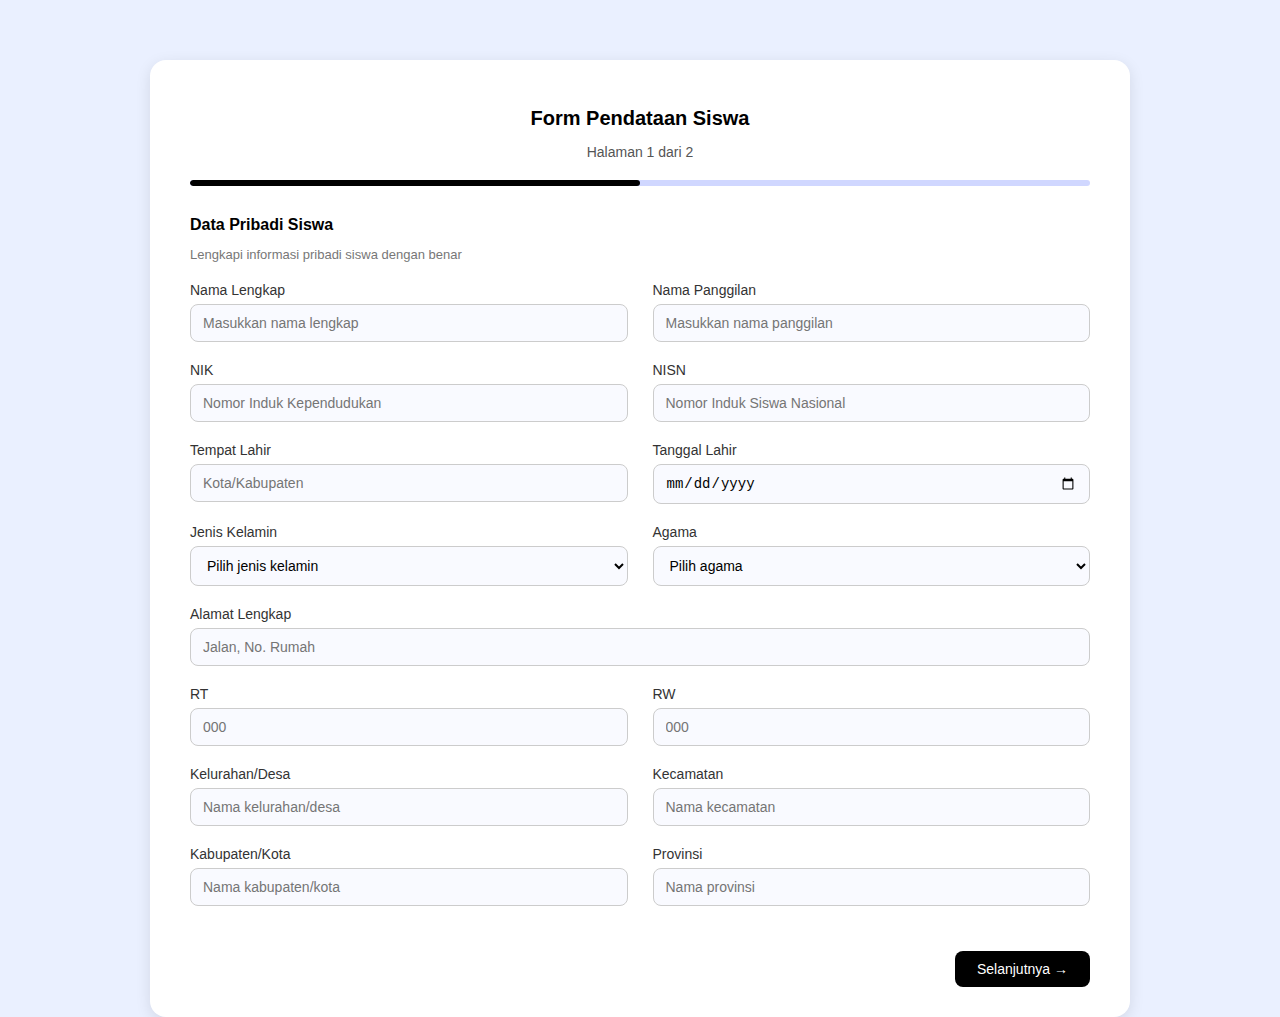
<file: form/index.html>
<!DOCTYPE html>
<html lang="id">
<head>
  <meta charset="UTF-8">
  <meta name="viewport" content="width=device-width, initial-scale=1.0">
  <title>Form Pendataan Siswa</title>
  <link rel="stylesheet" href="style.css">
</head>
<body>
  <div class="container">
    <h2>Form Pendataan Siswa</h2>
    <p class="page-info">Halaman 1 dari 2</p>

    <div class="progress-bar">
      <div class="progress"></div>
    </div>

    <p class="section-title">Data Pribadi Siswa</p>
    <p class="section-desc">Lengkapi informasi pribadi siswa dengan benar</p>

    <form>
      <div>
        <label>Nama Lengkap</label>
        <input type="text" placeholder="Masukkan nama lengkap">
      </div>
      <div>
        <label>Nama Panggilan</label>
        <input type="text" placeholder="Masukkan nama panggilan">
      </div>

      <div>
        <label>NIK</label>
        <input type="text" placeholder="Nomor Induk Kependudukan">
      </div>
      <div>
        <label>NISN</label>
        <input type="text" placeholder="Nomor Induk Siswa Nasional">
      </div>

      <div>
        <label>Tempat Lahir</label>
        <input type="text" placeholder="Kota/Kabupaten">
      </div>
      <div>
        <label>Tanggal Lahir</label>
        <input type="date">
      </div>

      <div>
        <label>Jenis Kelamin</label>
        <select>
          <option>Pilih jenis kelamin</option>
          <option>Laki-laki</option>
          <option>Perempuan</option>
        </select>
      </div>
      <div>
        <label>Agama</label>
        <select>
          <option>Pilih agama</option>
          <option>Islam</option>
          <option>Kristen</option>
          <option>Katolik</option>
          <option>Hindu</option>
          <option>Buddha</option>
          <option>Konghucu</option>
        </select>
      </div>

      <div class="full-width">
        <label>Alamat Lengkap</label>
        <input type="text" placeholder="Jalan, No. Rumah">
      </div>

      <div>
        <label>RT</label>
        <input type="text" placeholder="000">
      </div>
      <div>
        <label>RW</label>
        <input type="text" placeholder="000">
      </div>

      <div>
        <label>Kelurahan/Desa</label>
        <input type="text" placeholder="Nama kelurahan/desa">
      </div>
      <div>
        <label>Kecamatan</label>
        <input type="text" placeholder="Nama kecamatan">
      </div>

      <div>
        <label>Kabupaten/Kota</label>
        <input type="text" placeholder="Nama kabupaten/kota">
      </div>
      <div>
        <label>Provinsi</label>
        <input type="text" placeholder="Nama provinsi">
      </div>

      <div class="button-container full-width">
  <a href="part2.html">
    <button type="button">Selanjutnya →</button>
  </a>
</div>
    </form>
  </div>
</file>
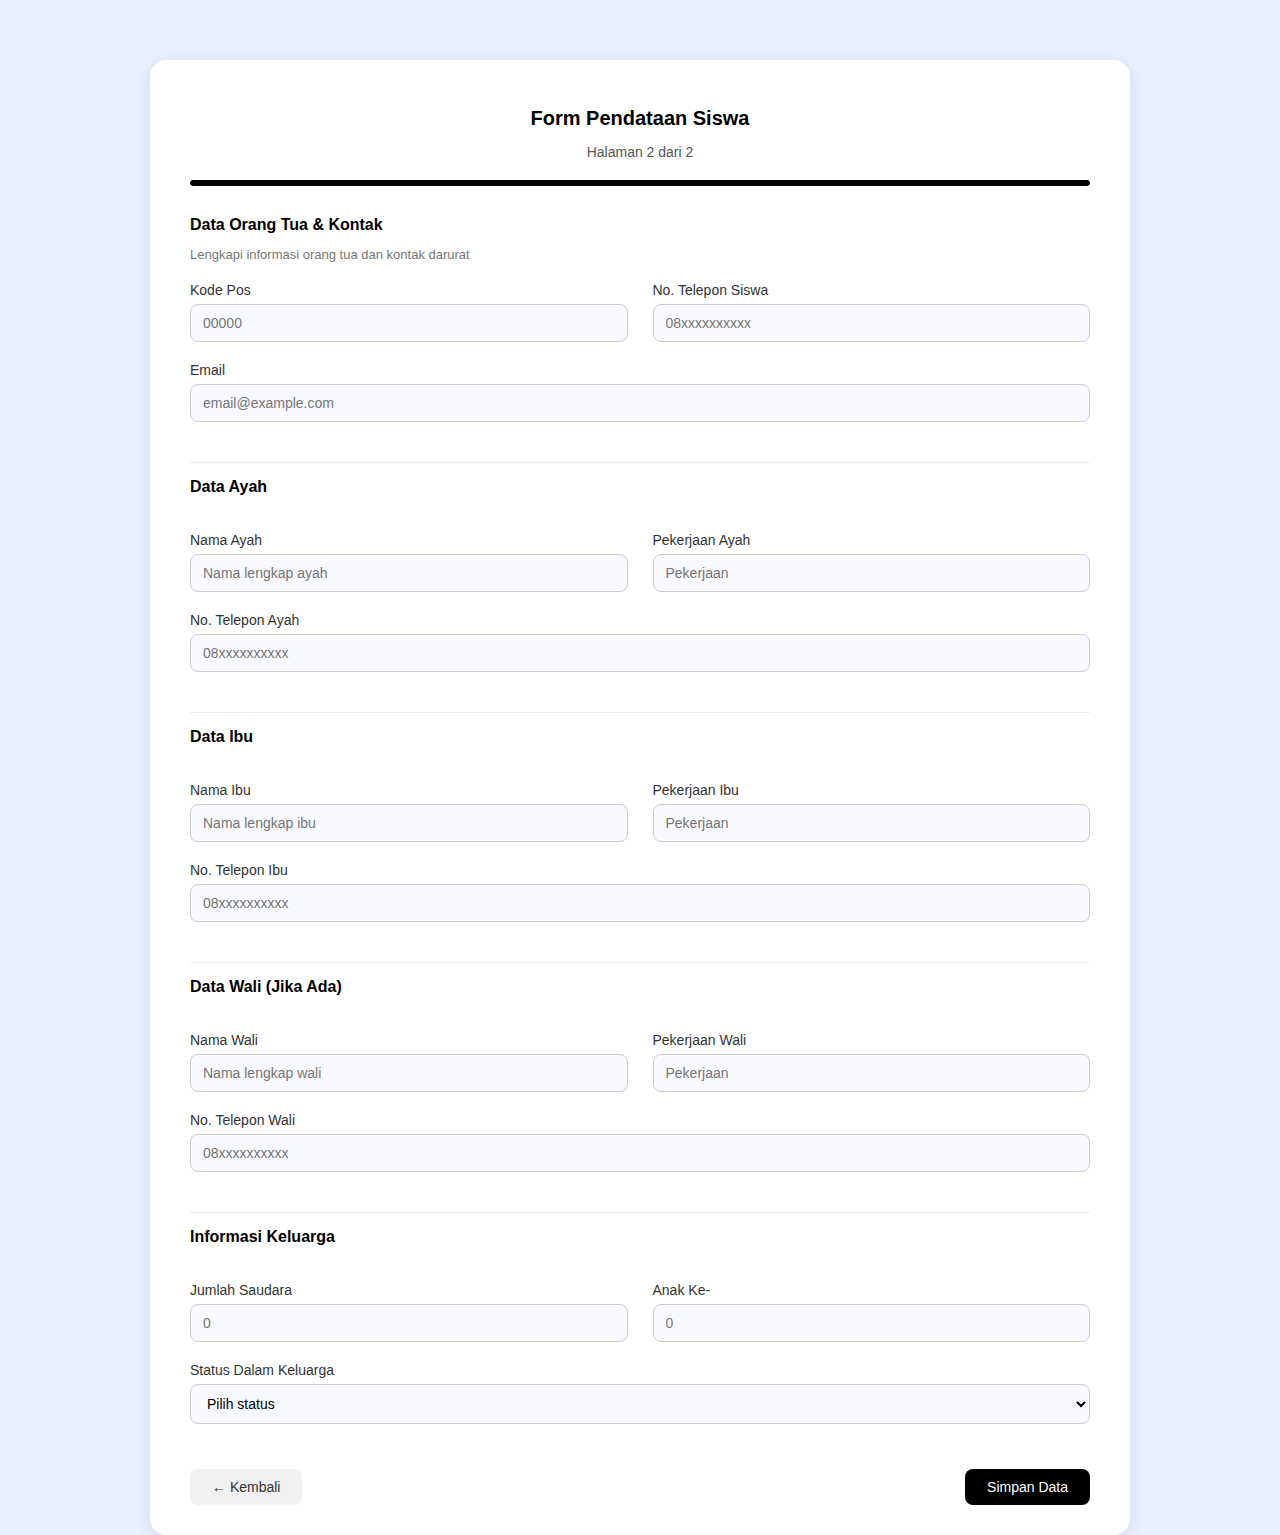
<file: form/part2.html>
<!DOCTYPE html>
<html lang="id">
<head>
  <meta charset="UTF-8">
  <meta name="viewport" content="width=device-width, initial-scale=1.0">
  <title>Form Pendataan Siswa - Halaman 2</title>
  <link rel="stylesheet" href="style1.css">
</head>
<body>
  <div class="container">
    <h2>Form Pendataan Siswa</h2>
    <p class="page-info">Halaman 2 dari 2</p>

    <div class="progress-bar">
      <div class="progress"></div>
    </div>

    <p class="section-title">Data Orang Tua & Kontak</p>
    <p class="section-desc">Lengkapi informasi orang tua dan kontak darurat</p>

    <form>
      <div>
        <label>Kode Pos</label>
        <input type="text" placeholder="00000">
      </div>
      <div>
        <label>No. Telepon Siswa</label>
        <input type="text" placeholder="08xxxxxxxxxx">
      </div>

      <div class="full-width">
        <label>Email</label>
        <input type="email" placeholder="email@example.com">
      </div>

      <p class="sub-section">Data Ayah</p>

      <div>
        <label>Nama Ayah</label>
        <input type="text" placeholder="Nama lengkap ayah">
      </div>
      <div>
        <label>Pekerjaan Ayah</label>
        <input type="text" placeholder="Pekerjaan">
      </div>

      <div class="full-width">
        <label>No. Telepon Ayah</label>
        <input type="text" placeholder="08xxxxxxxxxx">
      </div>

      <p class="sub-section">Data Ibu</p>

      <div>
        <label>Nama Ibu</label>
        <input type="text" placeholder="Nama lengkap ibu">
      </div>
      <div>
        <label>Pekerjaan Ibu</label>
        <input type="text" placeholder="Pekerjaan">
      </div>

      <div class="full-width">
        <label>No. Telepon Ibu</label>
        <input type="text" placeholder="08xxxxxxxxxx">
      </div>

      <p class="sub-section">Data Wali (Jika Ada)</p>

      <div>
        <label>Nama Wali</label>
        <input type="text" placeholder="Nama lengkap wali">
      </div>
      <div>
        <label>Pekerjaan Wali</label>
        <input type="text" placeholder="Pekerjaan">
      </div>

      <div class="full-width">
        <label>No. Telepon Wali</label>
        <input type="text" placeholder="08xxxxxxxxxx">
      </div>

      <p class="sub-section">Informasi Keluarga</p>

      <div>
        <label>Jumlah Saudara</label>
        <input type="number" placeholder="0">
      </div>
      <div>
        <label>Anak Ke-</label>
        <input type="number" placeholder="0">
      </div>

      <div class="full-width">
        <label>Status Dalam Keluarga</label>
        <select>
          <option>Pilih status</option>
          <option>Anak Kandung</option>
          <option>Anak Angkat</option>
          <option>Lainnya</option>
        </select>
      </div>

      <div class="button-container">
  <a href="index.html">
    <button type="button" class="btn-back">← Kembali</button>
  </a>
  <button type="submit" class="btn-submit">Simpan Data</button>
</div>
    </form>
    <div id="popup" class="popup">
  <div class="popup-content">
    <i>✔</i>
    <h3>Data Berhasil Disimpan!</h3>
    <p>Data siswa telah berhasil dicatat dalam sistem.</p>
    <button onclick="closePopup()">Daftarkan Siswa Baru</button>
  </div>
</div>
  </div>
  <script>
  const popup = document.getElementById('popup');
  const saveBtn = document.querySelector('.btn-submit');

  saveBtn.addEventListener('click', (e) => {
    e.preventDefault(); // cegah form reload
    popup.classList.add('active');
  });

  function closePopup() {
    popup.classList.remove('active');

    // arahkan kembali ke form awal
    window.location.href = "index.html"; 
  }
</script>
</body>
</html>
</file>
<file: form/style.css>
body {
      font-family: 'Poppins', sans-serif;
      background-color: #eaf0ff;
      margin: 0;
      padding: 0;
      display: flex;
      justify-content: center;
      align-items: flex-start;
      min-height: 100vh;
    }

    .container {
      background-color: #fff;
      width: 80%;
      max-width: 900px;
      margin-top: 60px;
      padding: 30px 40px;
      border-radius: 16px;
      box-shadow: 0 4px 15px rgba(0,0,0,0.1);
    }

    h2 {
      text-align: center;
      font-size: 20px;
      margin-bottom: 5px;
    }

    p.page-info {
      text-align: center;
      color: #555;
      font-size: 14px;
      margin-bottom: 20px;
    }

    .progress-bar {
      height: 6px;
      background-color: #d0d7ff;
      border-radius: 10px;
      margin-bottom: 30px;
      overflow: hidden;
    }

    .progress {
      width: 50%;
      height: 100%;
      background-color: #000000;
      border-radius: 10px;
    }

    .section-title {
      font-weight: bold;
      font-size: 16px;
      margin-bottom: 4px;
    }

    .section-desc {
      color: #777;
      font-size: 13px;
      margin-bottom: 20px;
    }

    form {
      display: grid;
      grid-template-columns: 1fr 1fr;
      gap: 20px 25px;
    }

    label {
      font-weight: 500;
      font-size: 14px;
      display: block;
      margin-bottom: 6px;
      color: #333;
    }

    input, select {
      width: 100%;
      padding: 10px 12px;
      border-radius: 8px;
      border: 1px solid #ccc;
      font-size: 14px;
      box-sizing: border-box;
      background-color: #f9faff;
    }

    input:focus, select:focus {
      outline: none;
      border-color: #3b5bdb;
      background-color: #fff;
    }

    .full-width {
      grid-column: span 2;
    }

    .button-container {
      display: flex;
      justify-content: flex-end;
      margin-top: 25px;
    }

    button {
      background-color: #000;
      color: #fff;
      border: none;
      padding: 10px 22px;
      border-radius: 8px;
      font-size: 14px;
      cursor: pointer;
      transition: 0.2s;
    }

    button:hover {
      background-color: #333;
    }
</file>
<file: form/style1.css>
body {
      font-family: 'Poppins', sans-serif;
      background-color: #eaf0ff;
      margin: 0;
      padding: 0;
      display: flex;
      justify-content: center;
      align-items: flex-start;
      min-height: 100vh;
    }

    .container {
      background-color: #fff;
      width: 80%;
      max-width: 900px;
      margin-top: 60px;
      padding: 30px 40px;
      border-radius: 16px;
      box-shadow: 0 4px 15px rgba(0,0,0,0.1);
    }

    h2 {
      text-align: center;
      font-size: 20px;
      margin-bottom: 5px;
    }

    p.page-info {
      text-align: center;
      color: #555;
      font-size: 14px;
      margin-bottom: 20px;
    }

    .progress-bar {
      height: 6px;
      background-color: #d0d7ff;
      border-radius: 10px;
      margin-bottom: 30px;
      overflow: hidden;
    }

    .progress {
      width: 100%;
      height: 100%;
      background-color: #000;
      border-radius: 10px;
    }

    .section-title {
      font-weight: bold;
      font-size: 16px;
      margin-bottom: 4px;
    }

    .section-desc {
      color: #777;
      font-size: 13px;
      margin-bottom: 20px;
    }

    form {
      display: grid;
      grid-template-columns: 1fr 1fr;
      gap: 20px 25px;
    }

    label {
      font-weight: 500;
      font-size: 14px;
      display: block;
      margin-bottom: 6px;
      color: #333;
    }

    input, select {
      width: 100%;
      padding: 10px 12px;
      border-radius: 8px;
      border: 1px solid #ccc;
      font-size: 14px;
      box-sizing: border-box;
      background-color: #f9faff;
    }

    input:focus, select:focus {
      outline: none;
      border-color: #3b5bdb;
      background-color: #fff;
    }

    .full-width {
      grid-column: span 2;
    }

    .sub-section {
      grid-column: span 2;
      margin-top: 20px;
      font-weight: bold;
      border-top: 1px solid #eee;
      padding-top: 15px;
    }

    .button-container {
      display: flex;
      justify-content: space-between;
      margin-top: 25px;
      grid-column: span 2;
    }

    button {
      border: none;
      padding: 10px 22px;
      border-radius: 8px;
      font-size: 14px;
      cursor: pointer;
      transition: 0.2s;
    }

    .btn-back {
      background-color: #f1f1f1;
      color: #333;
    }

    .btn-back:hover {
      background-color: #ddd;
    }

    .btn-submit {
      background-color: #000;
      color: #fff;
    }

    .btn-submit:hover {
      background-color: #333;
    }
    /* --- POPUP STYLE --- */
.popup {
  position: fixed;
  top: 0;
  left: 0;
  width: 100%;
  height: 100%;
  background: rgba(0, 0, 0, 0.4);
  display: flex;
  justify-content: center;
  align-items: center;
  visibility: hidden;
  opacity: 0;
  transition: 0.3s ease-in-out;
}

.popup.active {
  visibility: visible;
  opacity: 1;
}

.popup-content {
  background: #fff;
  border: 2px solid #90ee90;
  border-radius: 16px;
  padding: 40px 60px;
  text-align: center;
  box-shadow: 0 4px 15px rgba(0,0,0,0.1);
  animation: pop 0.3s ease;
}

@keyframes pop {
  0% { transform: scale(0.8); opacity: 0; }
  100% { transform: scale(1); opacity: 1; }
}

.popup-content i {
  font-size: 50px;
  color: #00b341;
  border: 3px solid #00b341;
  border-radius: 50%;
  padding: 10px;
  display: inline-block;
  margin-bottom: 15px;
}

.popup-content h3 {
  margin: 10px 0 5px;
  font-size: 18px;
  color: #000;
}

.popup-content p {
  color: #555;
  margin-bottom: 25px;
}

.popup-content button {
  background-color: #000;
  color: #fff;
  font-weight: 600;
  border: none;
  padding: 10px 22px;
  border-radius: 8px;
  cursor: pointer;
}

.popup-content button:hover {
  background-color: #333;
}
</file>
